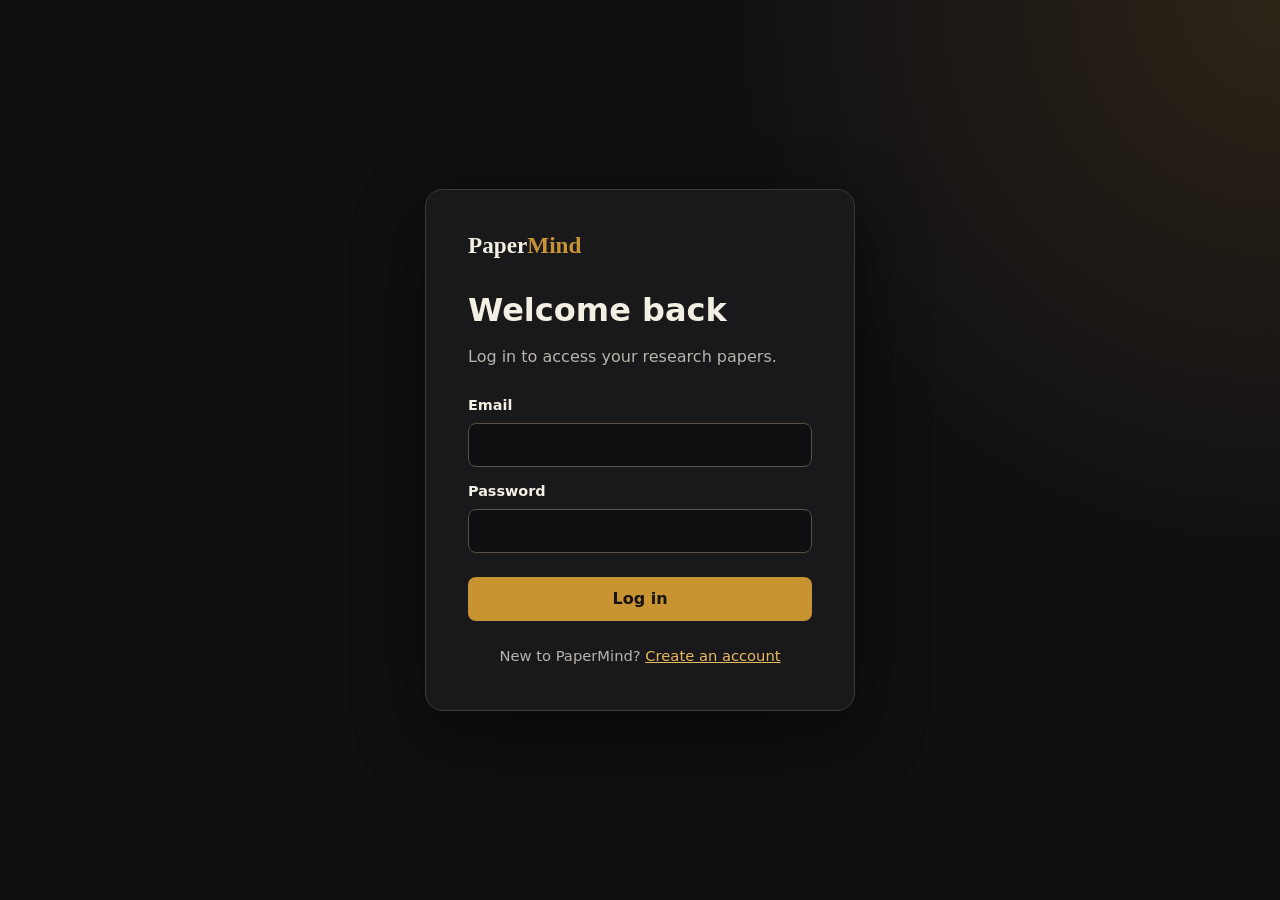
<file: templates/login.html>
<!doctype html>
<html lang="en">
<head>
  <meta charset="utf-8">
  <meta name="viewport" content="width=device-width, initial-scale=1">
  <title>Log in — PaperMind</title>
  <link rel="stylesheet" href="/static/auth.css">
</head>
<body>
  <main class="auth-page">
    <section class="auth-card" aria-labelledby="auth-title">
      <a class="auth-brand" href="/login">Paper<span>Mind</span></a>
      <h1 id="auth-title">Welcome back</h1>
      <p class="auth-subtitle">Log in to access your research papers.</p>
      <form id="authForm" novalidate>
        <label for="email">Email</label>
        <input id="email" type="email" autocomplete="email" required>
        <label for="password">Password</label>
        <input id="password" type="password" autocomplete="current-password" required>
        <p id="authError" class="auth-error" role="alert" hidden></p>
        <button id="authSubmit" type="submit">Log in</button>
      </form>
      <p class="auth-switch">New to PaperMind? <a href="/signup">Create an account</a></p>
    </section>
  </main>
  <script src="/static/auth.js"></script>
</body>
</html>
</file>
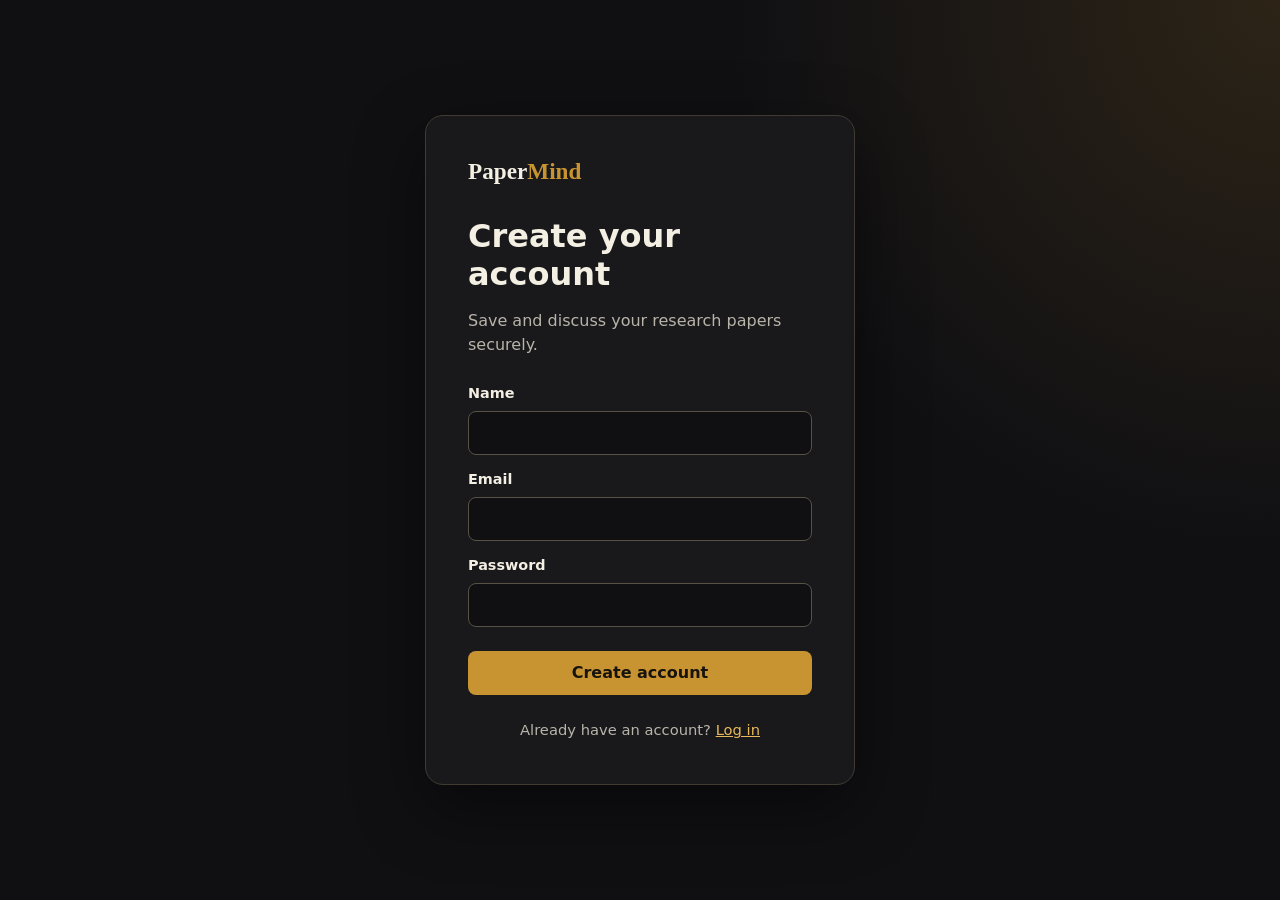
<file: templates/signup.html>
<!doctype html>
<html lang="en">
<head>
  <meta charset="utf-8">
  <meta name="viewport" content="width=device-width, initial-scale=1">
  <title>Create account — PaperMind</title>
  <link rel="stylesheet" href="/static/auth.css">
</head>
<body>
  <main class="auth-page">
    <section class="auth-card" aria-labelledby="auth-title">
      <a class="auth-brand" href="/login">Paper<span>Mind</span></a>
      <h1 id="auth-title">Create your account</h1>
      <p class="auth-subtitle">Save and discuss your research papers securely.</p>
      <form id="authForm" data-mode="signup" novalidate>
        <label for="name">Name</label>
        <input id="name" type="text" autocomplete="name" maxlength="100" required>
        <label for="email">Email</label>
        <input id="email" type="email" autocomplete="email" required>
        <label for="password">Password</label>
        <input id="password" type="password" autocomplete="new-password" minlength="8" required>
        <p id="authError" class="auth-error" role="alert" hidden></p>
        <button id="authSubmit" type="submit">Create account</button>
      </form>
      <p class="auth-switch">Already have an account? <a href="/login">Log in</a></p>
    </section>
  </main>
  <script src="/static/auth.js"></script>
</body>
</html>
</file>
<file: static/auth.css>
:root { color-scheme: dark; }
* { box-sizing: border-box; }
body { margin: 0; min-width: 320px; font-family: Inter, system-ui, sans-serif; background: #101013; color: #f4efe3; }
.auth-page { min-height: 100vh; display: grid; place-items: center; padding: 24px; background: radial-gradient(circle at top right, #2d2417, transparent 35%), #101013; }
.auth-card { width: min(100%, 430px); padding: clamp(24px, 6vw, 42px); border: 1px solid #403b32; border-radius: 18px; background: #19191c; box-shadow: 0 24px 70px #0007; }
.auth-brand { display: inline-block; color: #f4efe3; font-family: Georgia, serif; font-size: 1.45rem; font-weight: 700; text-decoration: none; }
.auth-brand span { color: #c89432; }
h1 { margin: 32px 0 8px; font-size: clamp(1.6rem, 5vw, 2rem); }
.auth-subtitle, .auth-switch { color: #b9b4aa; line-height: 1.5; }
form { display: grid; gap: 10px; margin-top: 28px; }
label { font-size: .9rem; font-weight: 600; }
input { width: 100%; min-height: 44px; margin-bottom: 6px; padding: 10px 12px; color: inherit; background: #101013; border: 1px solid #575146; border-radius: 8px; font: inherit; }
input:focus { outline: 2px solid #c89432; outline-offset: 1px; }
button { min-height: 44px; margin-top: 8px; border: 0; border-radius: 8px; background: #c89432; color: #17130d; cursor: pointer; font: 700 1rem/1 Inter, system-ui, sans-serif; }
button:disabled { cursor: wait; opacity: .7; }
.auth-error { margin: 4px 0; padding: 10px; border-radius: 8px; color: #ffd1d1; background: #601d25; line-height: 1.35; }
.auth-switch { margin: 24px 0 0; text-align: center; font-size: .92rem; }
a { color: #e8b95b; }
@media (max-width: 420px) { .auth-page { padding: 14px; } .auth-card { border-radius: 12px; } }
</file>
